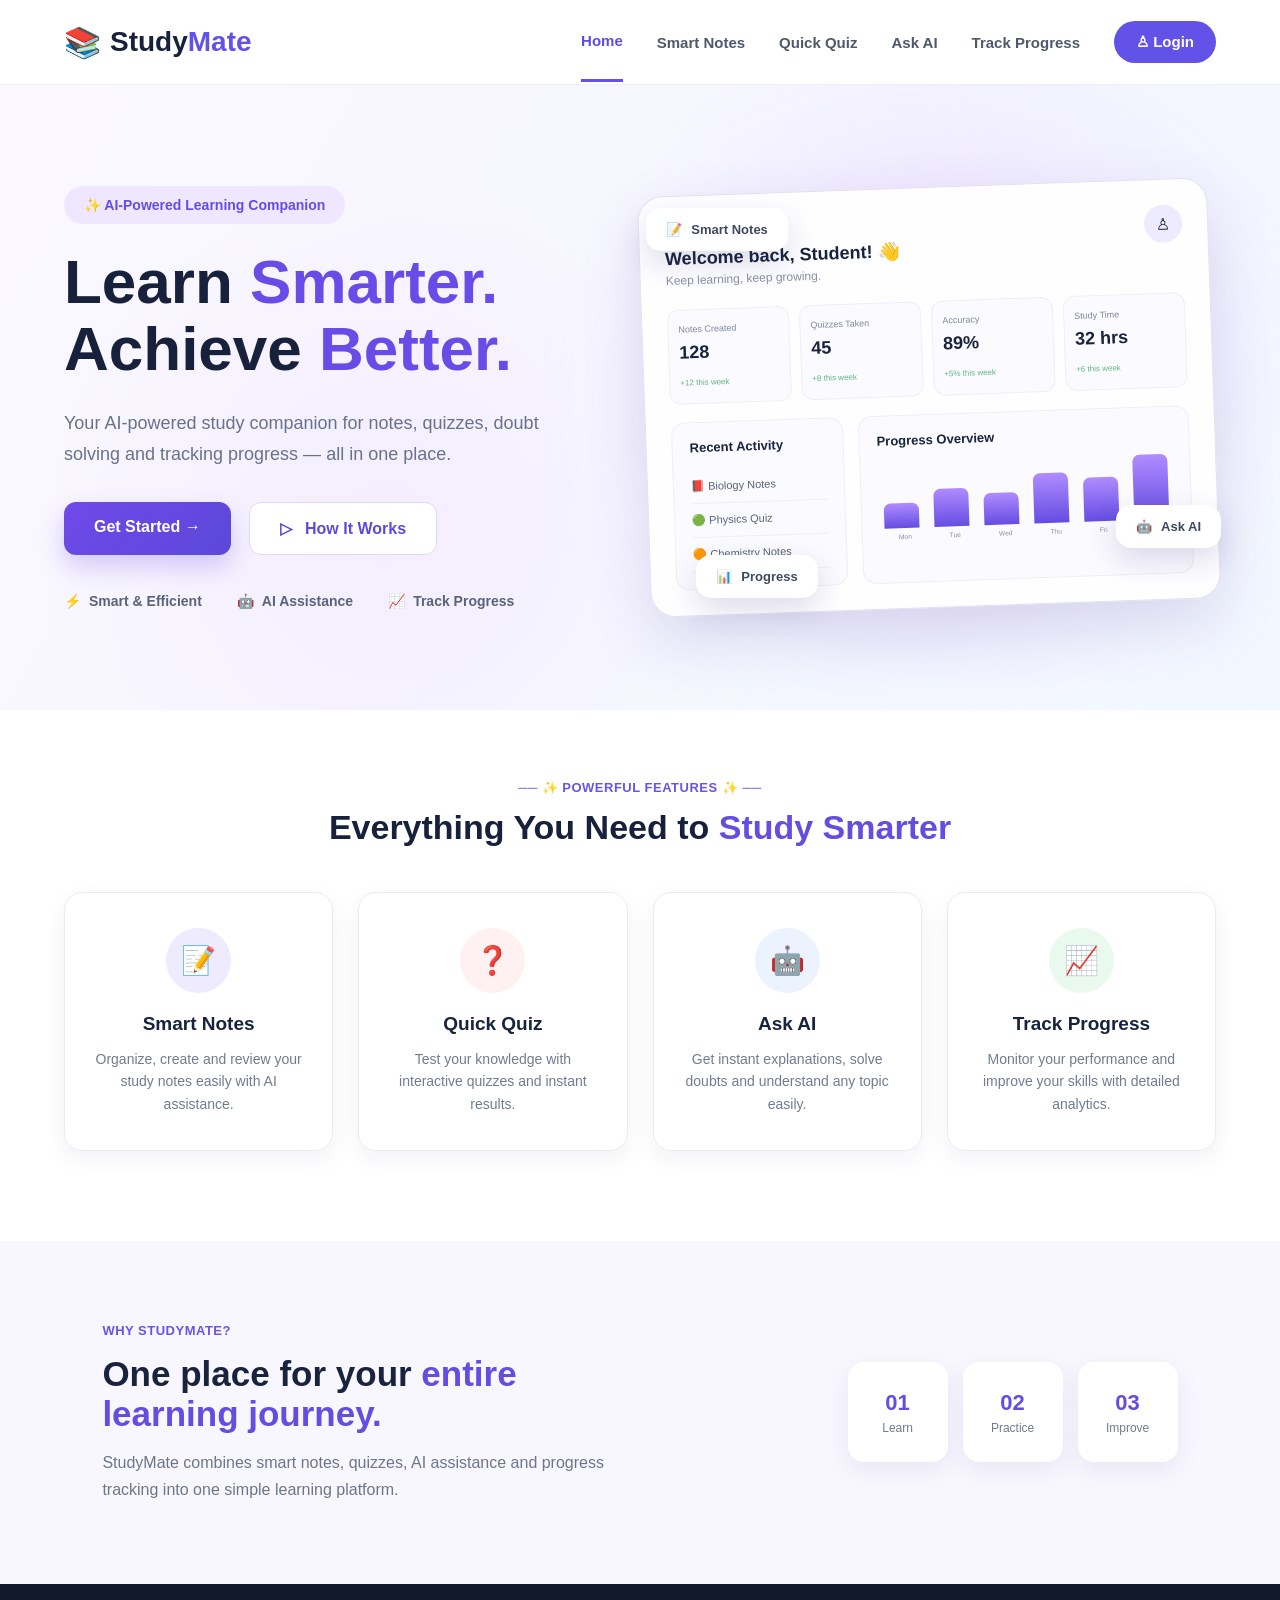
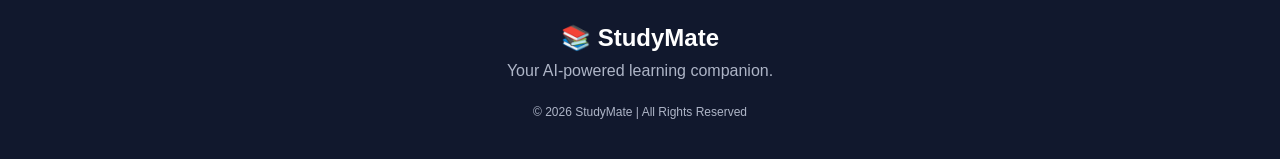
<file: index.html>
<!DOCTYPE html>
<html lang="en">

<head>
    <meta charset="UTF-8">
    <meta name="viewport" content="width=device-width, initial-scale=1.0">

    <title>StudyMate | AI Learning Companion</title>

    <link rel="stylesheet" href="style.css">
</head>

<body>

    <!-- NAVBAR -->
    <header class="navbar">

        <a href="index.html" class="logo">
            <span class="logo-icon">📚</span>
            <span>Study<span>Mate</span></span>
        </a>

        <nav>
            <a href="index.html" class="active">Home</a>
            <a href="notes.html">Smart Notes</a>
            <a href="quiz.html">Quick Quiz</a>
            <a href="ask-ai.html">Ask AI</a>
            <a href="track-progress.html">Track Progress</a>
            <a href="#" class="login-btn">♙ Login</a>
        </nav>

    </header>


    <!-- HERO SECTION -->
    <section class="hero">

        <div class="hero-left">

            <div class="badge">
                ✨ AI-Powered Learning Companion
            </div>

            <h1>
                Learn <span>Smarter.</span><br>
                Achieve <span>Better.</span>
            </h1>

            <p class="hero-description">
                Your AI-powered study companion for notes, quizzes,
                doubt solving and tracking progress — all in one place.
            </p>

            <div class="hero-buttons">

                <a href="quiz.html" class="primary-btn">
                    Get Started →
                </a>

                <a href="#features" class="secondary-btn">
                    ▷ &nbsp; How It Works
                </a>

            </div>

            <div class="hero-points">

                <div>
                    ⚡
                    <span>Smart & Efficient</span>
                </div>

                <div>
                    🤖
                    <span>AI Assistance</span>
                </div>

                <div>
                    📈
                    <span>Track Progress</span>
                </div>

            </div>

        </div>


        <!-- DASHBOARD VISUAL -->
        <div class="hero-right">

            <div class="glow"></div>

            <div class="dashboard">

                <div class="dashboard-top">
                    <div>
                        <small>Study Dashboard</small>
                        <h3>Welcome back, Student! 👋</h3>
                        <p>Keep learning, keep growing.</p>
                    </div>

                    <div class="profile-circle">♙</div>
                </div>


                <div class="stats-row">

                    <div class="stat">
                        <small>Notes Created</small>
                        <strong>128</strong>
                        <span>+12 this week</span>
                    </div>

                    <div class="stat">
                        <small>Quizzes Taken</small>
                        <strong>45</strong>
                        <span>+8 this week</span>
                    </div>

                    <div class="stat">
                        <small>Accuracy</small>
                        <strong>89%</strong>
                        <span>+5% this week</span>
                    </div>

                    <div class="stat">
                        <small>Study Time</small>
                        <strong>32 hrs</strong>
                        <span>+6 this week</span>
                    </div>

                </div>


                <div class="dashboard-bottom">

                    <div class="activity">

                        <h4>Recent Activity</h4>

                        <div class="activity-item">
                            📕 <span>Biology Notes</span>
                        </div>

                        <div class="activity-item">
                            🟢 <span>Physics Quiz</span>
                        </div>

                        <div class="activity-item">
                            🟠 <span>Chemistry Notes</span>
                        </div>

                    </div>


                    <div class="chart">

                        <h4>Progress Overview</h4>

                        <div class="chart-line">
                            <span></span>
                            <span></span>
                            <span></span>
                            <span></span>
                            <span></span>
                            <span></span>
                        </div>

                        <div class="days">
                            <small>Mon</small>
                            <small>Tue</small>
                            <small>Wed</small>
                            <small>Thu</small>
                            <small>Fri</small>
                            <small>Sat</small>
                        </div>

                    </div>

                </div>

            </div>


            <!-- FLOATING CARDS -->

            <div class="float-card notes-float">
                📝
                <span>Smart Notes</span>
            </div>

            <div class="float-card ai-float">
                🤖
                <span>Ask AI</span>
            </div>

            <div class="float-card progress-float">
                📊
                <span>Progress</span>
            </div>

        </div>

    </section>


    <!-- FEATURES -->
    <section id="features" class="features-section">

        <div class="section-title">

            <div class="small-title">
                ── ✨ POWERFUL FEATURES ✨ ──
            </div>

            <h2>
                Everything You Need to
                <span>Study Smarter</span>
            </h2>

        </div>


        <div class="features">

            <!-- SMART NOTES -->
            <a href="notes.html" class="feature-card">

                <div class="feature-icon notes-icon">
                    📝
                </div>

                <h3>Smart Notes</h3>

                <p>
                    Organize, create and review your study notes
                    easily with AI assistance.
                </p>

            </a>


            <!-- QUIZ -->
            <a href="quiz.html" class="feature-card">

                <div class="feature-icon quiz-icon">
                    ❓
                </div>

                <h3>Quick Quiz</h3>

                <p>
                    Test your knowledge with interactive quizzes
                    and instant results.
                </p>

            </a>


            <!-- ASK AI -->
            <a href="ask-ai.html" class="feature-card">

                <div class="feature-icon ai-icon">
                    🤖
                </div>

                <h3>Ask AI</h3>

                <p>
                    Get instant explanations, solve doubts
                    and understand any topic easily.
                </p>

            </a>


            <!-- PROGRESS -->
            <a href="track-progress.html" class="feature-card">

                <div class="feature-icon progress-icon">
                    📈
                </div>

                <h3>Track Progress</h3>

                <p>
                    Monitor your performance and improve your
                    skills with detailed analytics.
                </p>

            </a>

        </div>

    </section>


    <!-- WHY STUDYMATE -->
    <section class="why-section">

        <div class="why-content">

            <div>
                <span class="small-title">WHY STUDYMATE?</span>

                <h2>
                    One place for your
                    <span>entire learning journey.</span>
                </h2>

                <p>
                    StudyMate combines smart notes, quizzes,
                    AI assistance and progress tracking into one
                    simple learning platform.
                </p>
            </div>

            <div class="why-box">

                <div>
                    <strong>01</strong>
                    <span>Learn</span>
                </div>

                <div>
                    <strong>02</strong>
                    <span>Practice</span>
                </div>

                <div>
                    <strong>03</strong>
                    <span>Improve</span>
                </div>

            </div>

        </div>

    </section>


    <!-- FOOTER -->
    <footer>

        <div class="footer-logo">
            📚 StudyMate
        </div>

        <p>
            Your AI-powered learning companion.
        </p>

        <p class="copyright">
            © 2026 StudyMate | All Rights Reserved
        </p>

    </footer>

</body>

</html>
</html>
</file>
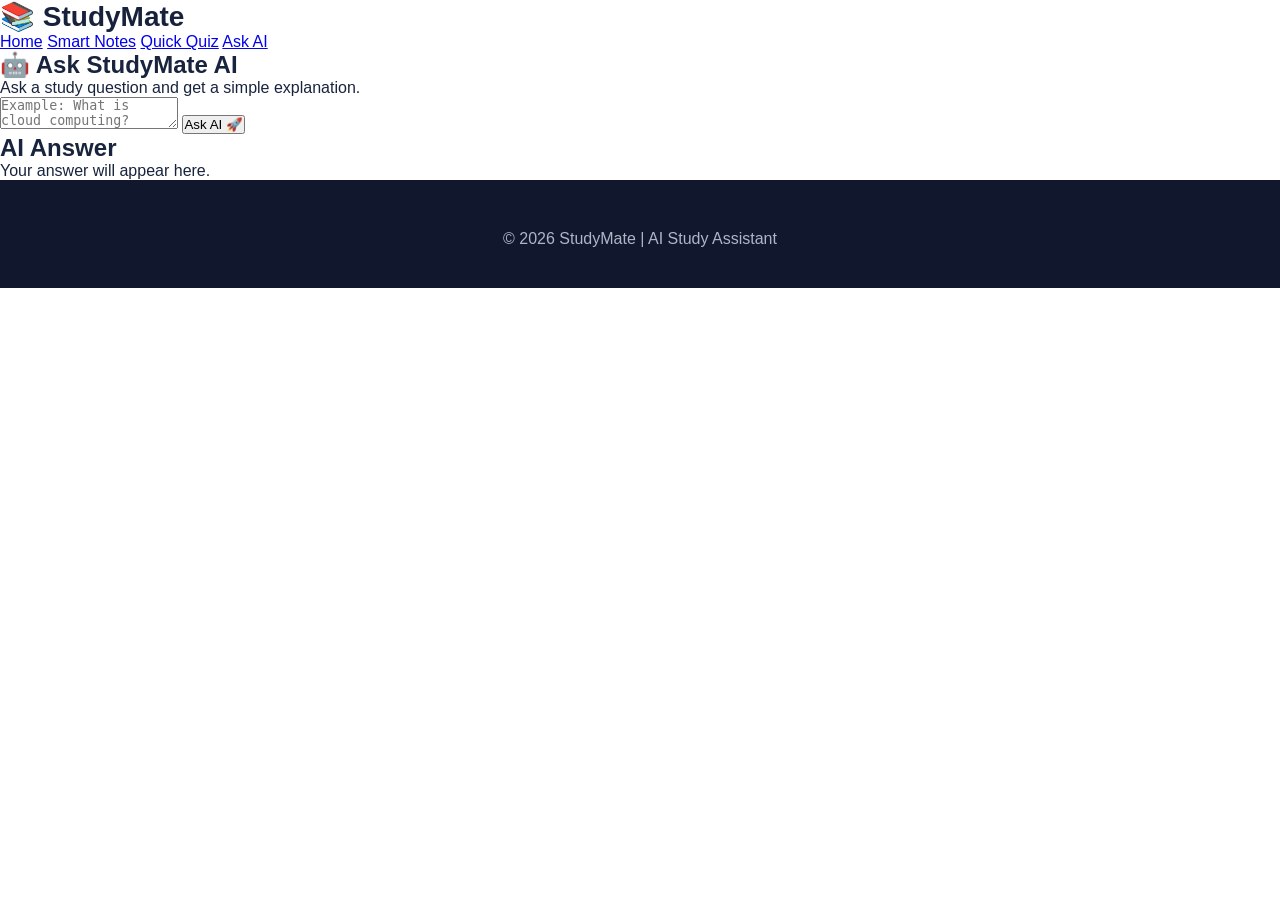
<file: ask-ai.html>
<!DOCTYPE html>
<html lang="en">

<head>
    <meta charset="UTF-8">
    <meta name="viewport" content="width=device-width, initial-scale=1.0">

    <title>StudyMate - Ask AI</title>

    <link rel="stylesheet" href="style.css">
</head>

<body>

<header>

    <div class="logo">
        📚 StudyMate
    </div>

    <nav>
        <a href="index.html">Home</a>
        <a href="notes.html">Smart Notes</a>
        <a href="quiz.html">Quick Quiz</a>
        <a href="ask-ai.html">Ask AI</a>
    </nav>

</header>


<section class="ai-section">

    <h1>🤖 Ask StudyMate AI</h1>

    <p>
        Ask a study question and get a simple explanation.
    </p>

    <div class="ai-box">

        <textarea
            id="questionInput"
            placeholder="Example: What is cloud computing?"
        ></textarea>

        <button onclick="askAI()">
            Ask AI 🚀
        </button>

        <div id="aiAnswer">
            <h2>AI Answer</h2>
            <p>Your answer will appear here.</p>
        </div>

    </div>

</section>


<footer>

    <p>
        © 2026 StudyMate | AI Study Assistant
    </p>

</footer>


<script>

function askAI() {

    const question =
        document.getElementById("questionInput")
        .value
        .toLowerCase()
        .trim();

    const answer =
        document.getElementById("aiAnswer");


    if (question === "") {

        answer.innerHTML =
            "<h2>⚠️ Please enter a question.</h2>";

        return;
    }


    if (
        question.includes("cloud computing") ||
        question.includes("cloud")
    ) {

        answer.innerHTML = `
            <h2>☁️ Cloud Computing</h2>
            <p>
                Cloud computing is the delivery of computing
                services such as storage, servers and software
                through the Internet.
            </p>
        `;

    }


    else if (
        question.includes("cpu")
    ) {

        answer.innerHTML = `
            <h2>💻 CPU</h2>
            <p>
                CPU stands for Central Processing Unit.
                It executes instructions and performs
                calculations in a computer.
            </p>
        `;

    }


    else if (
        question.includes("html")
    ) {

        answer.innerHTML = `
            <h2>🌐 HTML</h2>
            <p>
                HTML stands for HyperText Markup Language.
                It is used to structure content on web pages.
            </p>
        `;

    }


    else if (
        question.includes("dbms")
    ) {

        answer.innerHTML = `
            <h2>🗄️ DBMS</h2>
            <p>
                DBMS stands for Database Management System.
                It helps users store, manage and retrieve data.
            </p>
        `;

    }


    else if (
        question.includes("ai") ||
        question.includes("artificial intelligence")
    ) {

        answer.innerHTML = `
            <h2>🤖 Artificial Intelligence</h2>
            <p>
                Artificial Intelligence is a field of computing
                that enables machines to perform tasks that
                normally require human intelligence.
            </p>
        `;

    }


    else {

        answer.innerHTML = `
            <h2>📚 StudyMate</h2>
            <p>
                I can currently answer questions about
                Cloud Computing, CPU, HTML, DBMS and AI.
                Try asking one of these topics!
            </p>
        `;

    }

}

</script>

</body>
</html>
</file>
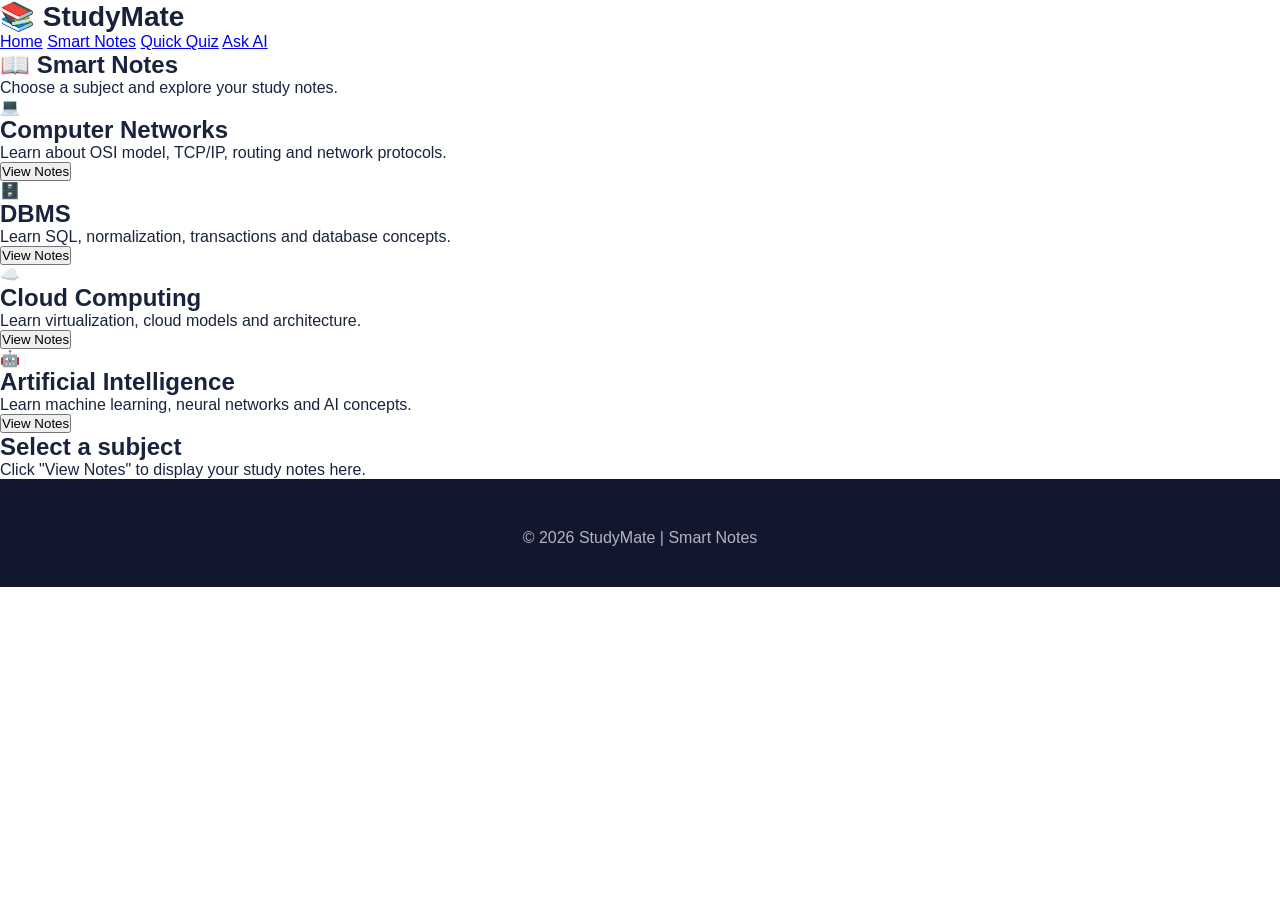
<file: notes.html>
<!DOCTYPE html>
<html lang="en">

<head>
    <meta charset="UTF-8">
    <meta name="viewport" content="width=device-width, initial-scale=1.0">

    <title>StudyMate - Smart Notes</title>

    <link rel="stylesheet" href="style.css">
</head>

<body>

<header>

    <div class="logo">
        📚 StudyMate
    </div>

    <nav>
        <a href="index.html">Home</a>
        <a href="notes.html">Smart Notes</a>
        <a href="quiz.html">Quick Quiz</a>
        <a href="#">Ask AI</a>
    </nav>

</header>


<section class="notes-hero">

    <h1>📖 Smart Notes</h1>

    <p>
        Choose a subject and explore your study notes.
    </p>

</section>


<section class="notes-container">

    <!-- Computer Networks -->

    <div class="note-card">

        <div class="note-icon">💻</div>

        <h2>Computer Networks</h2>

        <p>
            Learn about OSI model, TCP/IP,
            routing and network protocols.
        </p>

        <button onclick="showNotes('Computer Networks')">
            View Notes
        </button>

    </div>


    <!-- DBMS -->

    <div class="note-card">

        <div class="note-icon">🗄️</div>

        <h2>DBMS</h2>

        <p>
            Learn SQL, normalization,
            transactions and database concepts.
        </p>

        <button onclick="showNotes('DBMS')">
            View Notes
        </button>

    </div>


    <!-- Cloud Computing -->

    <div class="note-card">

        <div class="note-icon">☁️</div>

        <h2>Cloud Computing</h2>

        <p>
            Learn virtualization,
            cloud models and architecture.
        </p>

        <button onclick="showNotes('Cloud Computing')">
            View Notes
        </button>

    </div>


    <!-- Artificial Intelligence -->

    <div class="note-card">

        <div class="note-icon">🤖</div>

        <h2>Artificial Intelligence</h2>

        <p>
            Learn machine learning,
            neural networks and AI concepts.
        </p>

        <button onclick="showNotes('Artificial Intelligence')">
            View Notes
        </button>

    </div>

</section>


<!-- NOTES DISPLAY -->

<section id="noteDisplay" class="note-display">

    <h2 id="noteTitle">
        Select a subject
    </h2>

    <p id="noteContent">
        Click "View Notes" to display your study notes here.
    </p>

</section>


<footer>

    <p>
        © 2026 StudyMate | Smart Notes
    </p>

</footer>


<script>

function showNotes(subject) {

    const title =
        document.getElementById("noteTitle");

    const content =
        document.getElementById("noteContent");


    if (subject === "Computer Networks") {

        title.innerText =
            "💻 Computer Networks";

        content.innerHTML =
            "<b>OSI Model:</b> Application, Presentation, Session, Transport, Network, Data Link and Physical layers.<br><br>" +
            "<b>TCP/IP:</b> A communication model used for networking and Internet communication.<br><br>" +
            "<b>Routing:</b> Process of selecting a path for data packets.";

    }


    else if (subject === "DBMS") {

        title.innerText =
            "🗄️ DBMS";

        content.innerHTML =
            "<b>DBMS:</b> Software used to store, manage and retrieve data.<br><br>" +
            "<b>SQL:</b> Used to create, access and manipulate databases.<br><br>" +
            "<b>Normalization:</b> Technique used to reduce data redundancy.";

    }


    else if (subject === "Cloud Computing") {

        title.innerText =
            "☁️ Cloud Computing";

        content.innerHTML =
            "<b>Cloud Computing:</b> Delivery of computing resources over the Internet.<br><br>" +
            "<b>IaaS:</b> Infrastructure as a Service.<br><br>" +
            "<b>PaaS:</b> Platform as a Service.<br><br>" +
            "<b>SaaS:</b> Software as a Service.";

    }


    else if (subject === "Artificial Intelligence") {

        title.innerText =
            "🤖 Artificial Intelligence";

        content.innerHTML =
            "<b>AI:</b> Technology that enables machines to perform intelligent tasks.<br><br>" +
            "<b>Machine Learning:</b> Machines learn patterns from data.<br><br>" +
            "<b>Neural Networks:</b> Computing models inspired by the human brain.";

    }

}

</script>

</body>

</html>
</file>
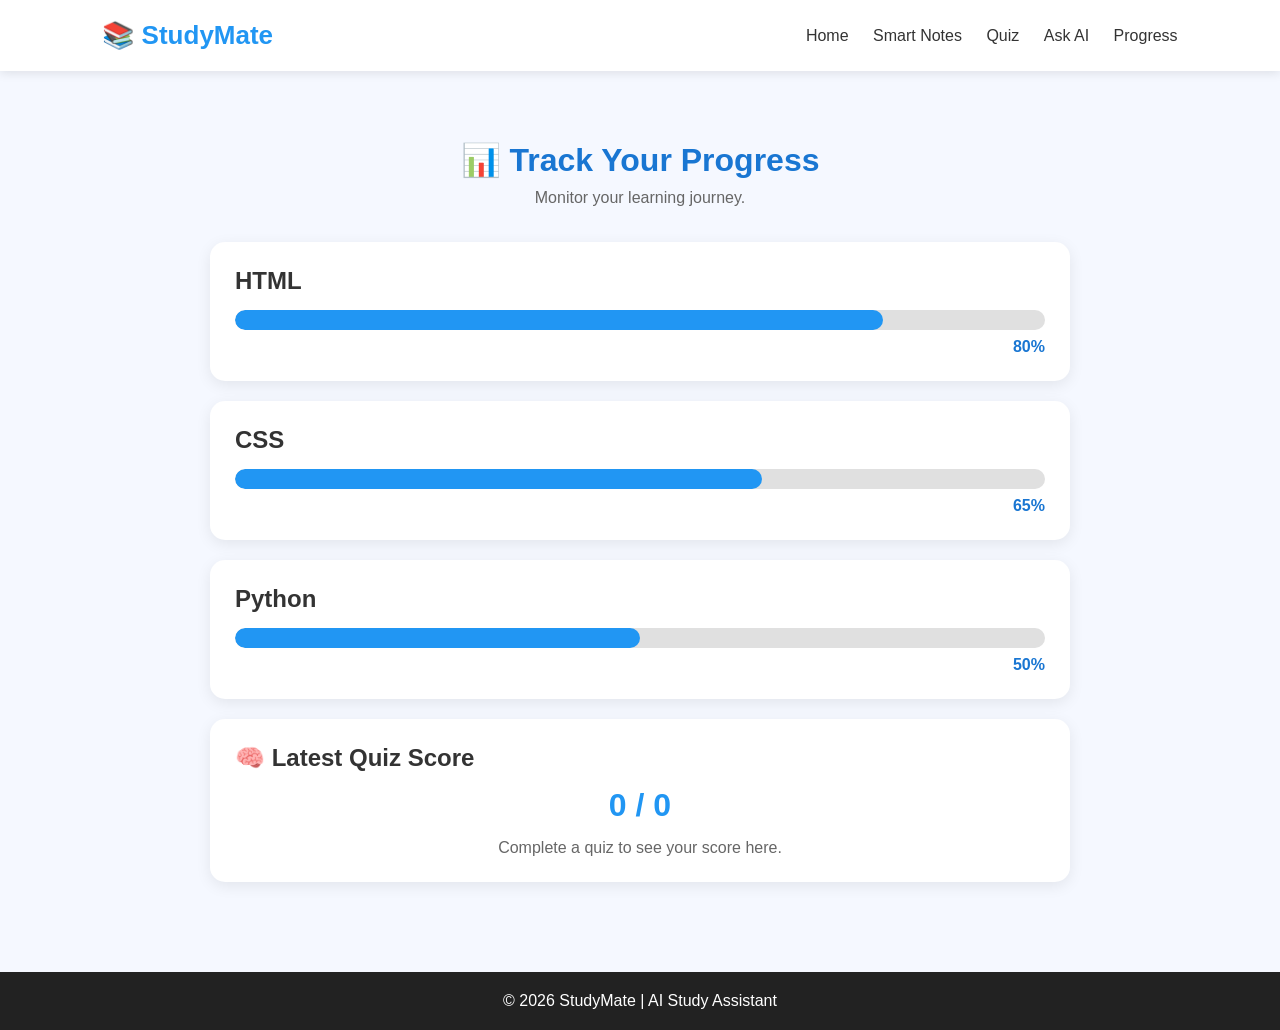
<file: progress.html>
<!DOCTYPE html>
<html lang="en">

<head>
    <meta charset="UTF-8">
    <meta name="viewport" content="width=device-width, initial-scale=1.0">

    <title>StudyMate - Track Progress</title>

    <style>

        * {
            box-sizing: border-box;
            margin: 0;
            padding: 0;
            font-family: Arial, sans-serif;
        }

        body {
            background: #f5f8ff;
            color: #333;
        }

        header {
            background: white;
            padding: 20px 8%;
            display: flex;
            justify-content: space-between;
            align-items: center;
            box-shadow: 0 2px 10px rgba(0,0,0,0.1);
        }

        .logo {
            font-size: 26px;
            font-weight: bold;
            color: #2196f3;
        }

        nav a {
            text-decoration: none;
            color: #333;
            margin-left: 20px;
        }

        .container {
            max-width: 900px;
            margin: 50px auto;
            padding: 20px;
        }

        h1 {
            text-align: center;
            color: #1976d2;
            margin-bottom: 10px;
        }

        .subtitle {
            text-align: center;
            color: #666;
            margin-bottom: 35px;
        }

        .card {
            background: white;
            padding: 25px;
            margin-bottom: 20px;
            border-radius: 15px;
            box-shadow: 0 4px 15px rgba(0,0,0,0.08);
        }

        .card h2 {
            margin-bottom: 15px;
        }

        .bar {
            width: 100%;
            height: 20px;
            background: #e0e0e0;
            border-radius: 20px;
            overflow: hidden;
        }

        .fill {
            height: 100%;
            background: #2196f3;
            border-radius: 20px;
            width: 0%;
        }

        .percentage {
            text-align: right;
            margin-top: 8px;
            font-weight: bold;
            color: #1976d2;
        }

        .quiz-score {
            text-align: center;
            font-size: 32px;
            color: #2196f3;
            font-weight: bold;
            margin: 15px 0;
        }

        .message {
            text-align: center;
            color: #666;
        }

        footer {
            margin-top: 50px;
            background: #222;
            color: white;
            text-align: center;
            padding: 20px;
        }

    </style>

</head>


<body>

<header>

    <div class="logo">
        📚 StudyMate
    </div>

    <nav>
        <a href="index.html">Home</a>
        <a href="notes.html">Smart Notes</a>
        <a href="quiz.html">Quiz</a>
        <a href="ask-ai.html">Ask AI</a>
        <a href="progress.html">Progress</a>
    </nav>

</header>


<div class="container">

    <h1>📊 Track Your Progress</h1>

    <p class="subtitle">
        Monitor your learning journey.
    </p>


    <!-- HTML -->

    <div class="card">

        <h2>HTML</h2>

        <div class="bar">
            <div class="fill" style="width: 80%;"></div>
        </div>

        <div class="percentage">
            80%
        </div>

    </div>


    <!-- CSS -->

    <div class="card">

        <h2>CSS</h2>

        <div class="bar">
            <div class="fill" style="width: 65%;"></div>
        </div>

        <div class="percentage">
            65%
        </div>

    </div>


    <!-- PYTHON -->

    <div class="card">

        <h2>Python</h2>

        <div class="bar">
            <div class="fill" style="width: 50%;"></div>
        </div>

        <div class="percentage">
            50%
        </div>

    </div>


    <!-- QUIZ SCORE -->

    <div class="card">

        <h2>🧠 Latest Quiz Score</h2>

        <div class="quiz-score" id="quizScore">
            0 / 0
        </div>

        <p class="message" id="quizMessage">
            Complete a quiz to see your score here.
        </p>

    </div>

</div>


<footer>

    © 2026 StudyMate | AI Study Assistant

</footer>


<script>

    const savedScore =
        localStorage.getItem("quizScore");

    const savedTotal =
        localStorage.getItem("quizTotal");


    if (savedScore !== null && savedTotal !== null) {

        document.getElementById("quizScore")
            .innerText =
            savedScore + " / " + savedTotal;


        const percentage =
            Math.round(
                (Number(savedScore) /
                Number(savedTotal)) * 100
            );


        document.getElementById("quizMessage")
            .innerText =
            "Your latest quiz percentage is "
            + percentage + "% 🎉";

    }

</script>


</body>

</html>
</file>
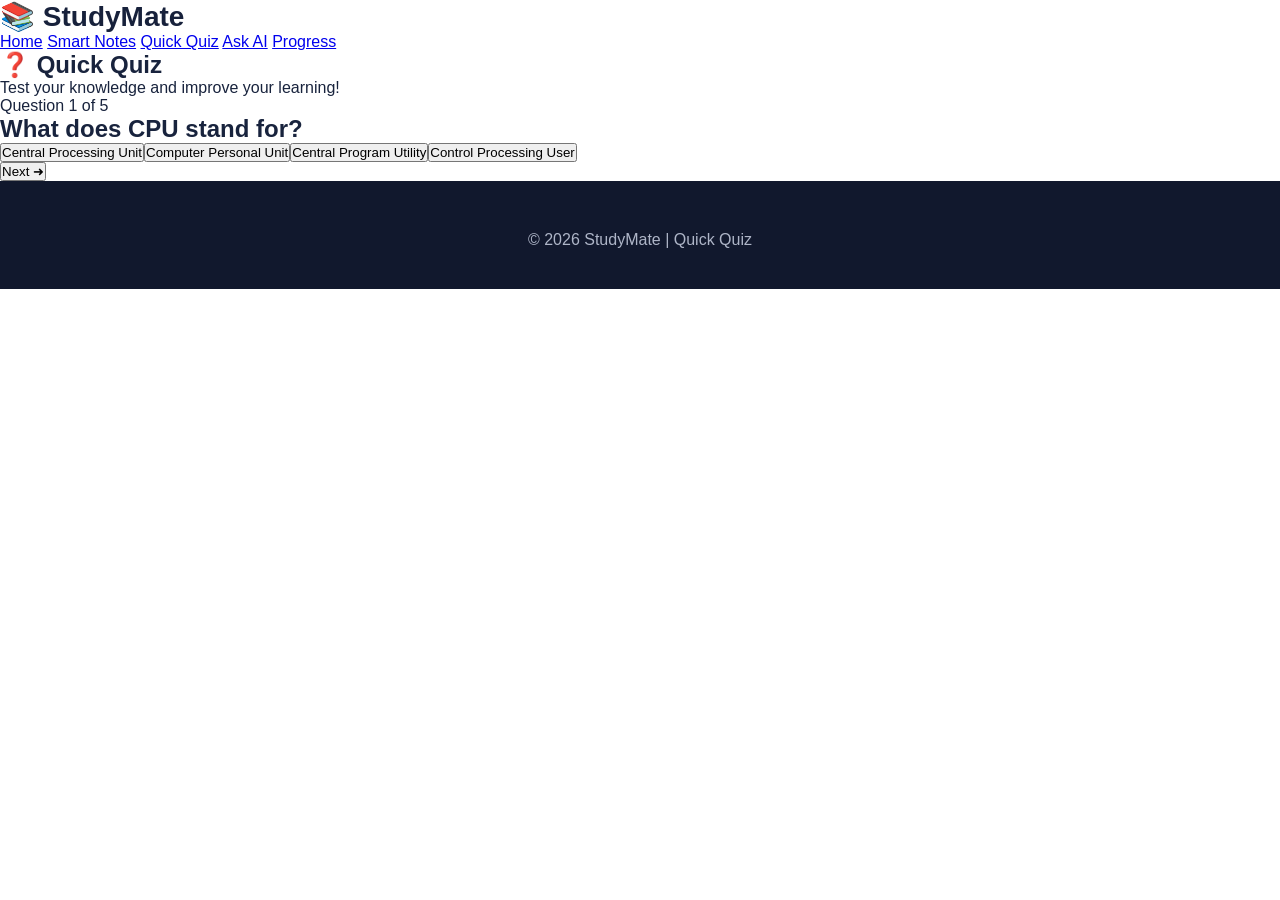
<file: quiz.html>
<!DOCTYPE html>
<html lang="en">

<head>
    <meta charset="UTF-8">
    <meta name="viewport" content="width=device-width, initial-scale=1.0">

    <title>StudyMate - Quick Quiz</title>

    <link rel="stylesheet" href="style.css">
</head>

<body>

<header>

    <div class="logo">
        📚 StudyMate
    </div>

    <nav>
        <a href="index.html">Home</a>
        <a href="notes.html">Smart Notes</a>
        <a href="quiz.html">Quick Quiz</a>
        <a href="ask-ai.html">Ask AI</a>
        <a href="progress.html">Progress</a>
    </nav>

</header>


<section class="quiz-section">

    <h1>❓ Quick Quiz</h1>

    <p>Test your knowledge and improve your learning!</p>

    <div class="quiz-box">

        <div id="questionNumber">
            Question 1 of 5
        </div>

        <h2 id="question">
            Question
        </h2>

        <div id="options"></div>

        <button id="nextBtn" onclick="nextQuestion()">
            Next ➜
        </button>

        <div id="result"></div>

    </div>

</section>


<footer>

    <p>
        © 2026 StudyMate | Quick Quiz
    </p>

</footer>


<script>

const questions = [

    {
        question: "What does CPU stand for?",
        options: [
            "Central Processing Unit",
            "Computer Personal Unit",
            "Central Program Utility",
            "Control Processing User"
        ],
        answer: 0
    },

    {
        question: "Which language is used to style web pages?",
        options: [
            "Python",
            "CSS",
            "Java",
            "SQL"
        ],
        answer: 1
    },

    {
        question: "Which HTML tag is used for the main heading?",
        options: [
            "<p>",
            "<head>",
            "<h1>",
            "<title>"
        ],
        answer: 2
    },

    {
        question: "Which one is a database management system?",
        options: [
            "MySQL",
            "HTML",
            "CSS",
            "JavaScript"
        ],
        answer: 0
    },

    {
        question: "What does AI stand for?",
        options: [
            "Automatic Internet",
            "Artificial Intelligence",
            "Advanced Input",
            "Applied Information"
        ],
        answer: 1
    }

];


let currentQuestion = 0;
let score = 0;


function loadQuestion() {

    const q = questions[currentQuestion];

    document.getElementById("questionNumber").innerText =
        "Question " +
        (currentQuestion + 1) +
        " of " +
        questions.length;

    document.getElementById("question").innerText =
        q.question;

    const optionsDiv =
        document.getElementById("options");

    optionsDiv.innerHTML = "";

    q.options.forEach((option, index) => {

        const button =
            document.createElement("button");

        button.innerText = option;

        button.className = "option";

        button.onclick = function () {

            selectAnswer(index);

        };

        optionsDiv.appendChild(button);

    });

}


function selectAnswer(selected) {

    const correct =
        questions[currentQuestion].answer;

    const buttons =
        document.querySelectorAll(".option");

    buttons.forEach(button => {

        button.disabled = true;

    });


    if (selected === correct) {

        score++;

        alert("Correct Answer! 🎉");

    } else {

        alert("Wrong Answer! ❌");

    }

}


function nextQuestion() {

    currentQuestion++;

    if (currentQuestion < questions.length) {

        loadQuestion();

    } else {

        document.getElementById("questionNumber")
            .innerText = "Quiz Completed 🎉";

        document.getElementById("question")
            .innerText = "Great job!";

        document.getElementById("options")
            .innerHTML = "";

        document.getElementById("nextBtn")
            .style.display = "none";


        document.getElementById("result")
            .innerText =
            "Your Score: " +
            score +
            " / " +
            questions.length;


        /* SAVE QUIZ SCORE */

        localStorage.setItem(
            "quizScore",
            score
        );

        localStorage.setItem(
            "quizTotal",
            questions.length
        );

    }

}


loadQuestion();

</script>

</body>

</html>
</file>
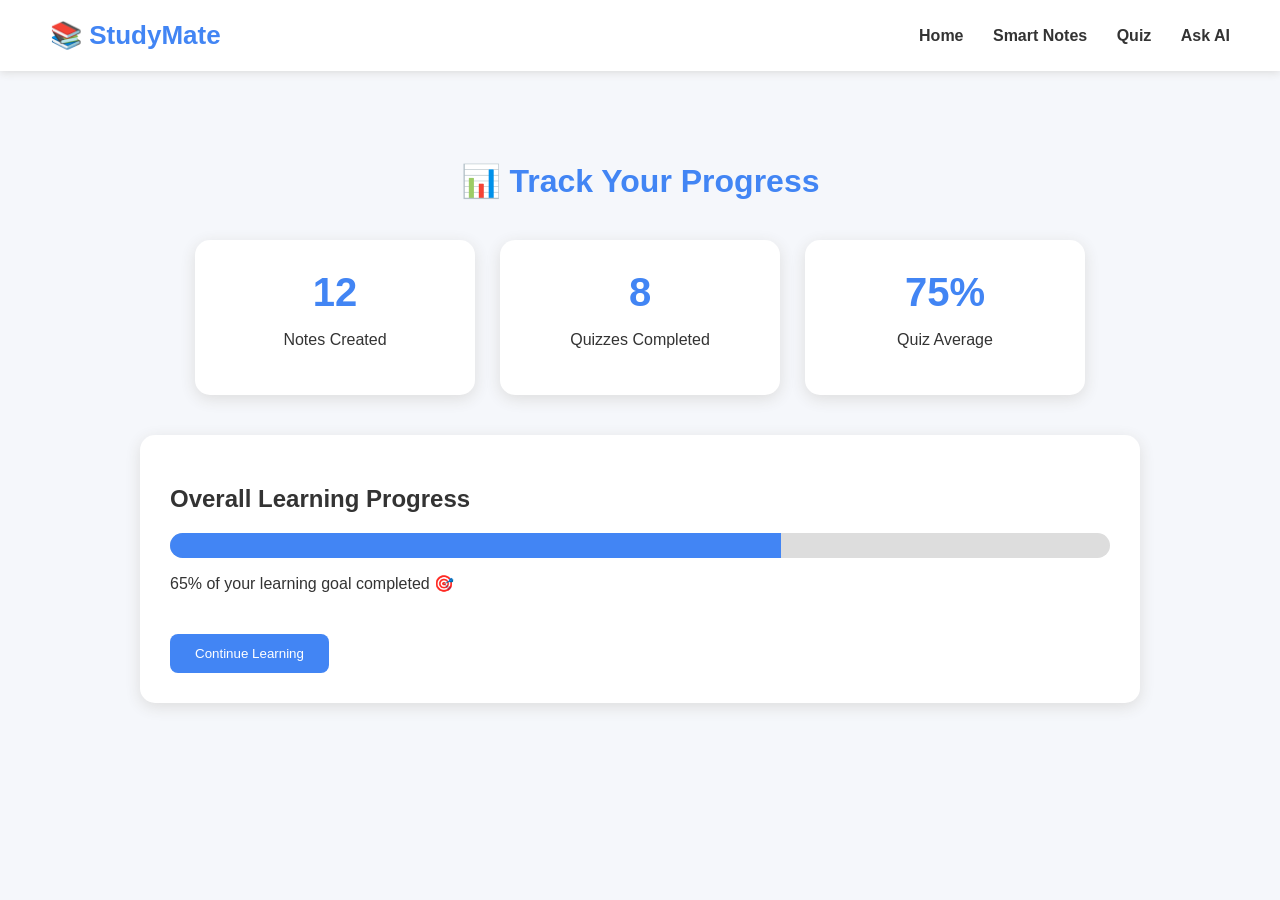
<file: track-progress.html>
<!DOCTYPE html>
<html lang="en">
<head>
    <meta charset="UTF-8">
    <meta name="viewport" content="width=device-width, initial-scale=1.0">
    <title>StudyMate - Track Progress</title>

    <style>
        body {
            font-family: Arial, sans-serif;
            margin: 0;
            background: #f5f7fb;
            color: #333;
        }

        header {
            background: white;
            padding: 20px 50px;
            display: flex;
            justify-content: space-between;
            align-items: center;
            box-shadow: 0 2px 8px #ddd;
        }

        .logo {
            font-size: 26px;
            font-weight: bold;
            color: #4285f4;
        }

        nav a {
            text-decoration: none;
            margin-left: 25px;
            color: #333;
            font-weight: bold;
        }

        .container {
            max-width: 1000px;
            margin: 50px auto;
            padding: 20px;
        }

        h1 {
            text-align: center;
            color: #4285f4;
        }

        .cards {
            display: flex;
            gap: 25px;
            justify-content: center;
            flex-wrap: wrap;
            margin-top: 40px;
        }

        .card {
            background: white;
            width: 220px;
            padding: 30px;
            text-align: center;
            border-radius: 15px;
            box-shadow: 0 4px 15px #ddd;
        }

        .number {
            font-size: 40px;
            font-weight: bold;
            color: #4285f4;
        }

        .progress-box {
            background: white;
            margin-top: 40px;
            padding: 30px;
            border-radius: 15px;
            box-shadow: 0 4px 15px #ddd;
        }

        .bar {
            width: 100%;
            height: 25px;
            background: #ddd;
            border-radius: 20px;
            overflow: hidden;
        }

        .fill {
            width: 65%;
            height: 100%;
            background: #4285f4;
        }

        button {
            margin-top: 25px;
            padding: 12px 25px;
            border: none;
            border-radius: 8px;
            background: #4285f4;
            color: white;
            cursor: pointer;
        }
    </style>
</head>

<body>

<header>
    <div class="logo">📚 StudyMate</div>

    <nav>
        <a href="index.html">Home</a>
        <a href="smart-notes.html">Smart Notes</a>
        <a href="quiz.html">Quiz</a>
        <a href="ask-ai.html">Ask AI</a>
    </nav>
</header>

<div class="container">

    <h1>📊 Track Your Progress</h1>

    <div class="cards">

        <div class="card">
            <div class="number">12</div>
            <p>Notes Created</p>
        </div>

        <div class="card">
            <div class="number">8</div>
            <p>Quizzes Completed</p>
        </div>

        <div class="card">
            <div class="number">75%</div>
            <p>Quiz Average</p>
        </div>

    </div>

    <div class="progress-box">

        <h2>Overall Learning Progress</h2>

        <div class="bar">
            <div class="fill"></div>
        </div>

        <p>65% of your learning goal completed 🎯</p>

        <button onclick="alert('Keep learning! You are doing great! 🎉')">
            Continue Learning
        </button>

    </div>

</div>

</body>
</html>
</file>
<file: style.css>
/* ================================
   STUDYMATE MODERN DESIGN
================================ */

* {
    margin: 0;
    padding: 0;
    box-sizing: border-box;
}

html {
    scroll-behavior: smooth;
}

body {
    font-family: Arial, Helvetica, sans-serif;
    color: #18233d;
    background: #ffffff;
}


/* ================================
   NAVBAR
================================ */

.navbar {
    height: 85px;
    padding: 0 5%;
    display: flex;
    align-items: center;
    justify-content: space-between;
    background: rgba(255, 255, 255, 0.95);
    border-bottom: 1px solid #eeeeff;
    position: relative;
    z-index: 10;
}

.logo {
    text-decoration: none;
    color: #17213b;
    font-size: 28px;
    font-weight: 700;
    display: flex;
    align-items: center;
    gap: 9px;
}

.logo-icon {
    font-size: 30px;
}

.logo span span {
    color: #6252e8;
}

.navbar nav {
    display: flex;
    align-items: center;
    gap: 34px;
}

.navbar nav a {
    text-decoration: none;
    color: #4f586d;
    font-size: 15px;
    font-weight: 600;
    padding: 30px 0;
    transition: 0.3s;
}

.navbar nav a:hover,
.navbar nav a.active {
    color: #5b4be7;
}

.navbar nav a.active {
    border-bottom: 3px solid #6252e8;
}

.login-btn {
    color: white !important;
    background: #6252e8;
    padding: 12px 22px !important;
    border-radius: 25px;
    border: none !important;
}


/* ================================
   HERO
================================ */

.hero {
    min-height: 625px;
    padding: 70px 5%;
    display: flex;
    align-items: center;
    justify-content: space-between;
    gap: 60px;
    overflow: hidden;
    background:
        radial-gradient(circle at 75% 40%, #eee7ff 0%, transparent 35%),
        radial-gradient(circle at 30% 70%, #f4edff 0%, transparent 35%),
        linear-gradient(120deg, #faf7ff, #f2f7ff);
}

.hero-left {
    width: 45%;
    max-width: 620px;
}

.badge {
    display: inline-block;
    background: #eee7ff;
    color: #624de5;
    padding: 11px 20px;
    border-radius: 30px;
    font-weight: 600;
    font-size: 14px;
    margin-bottom: 25px;
}

.hero h1 {
    font-size: 62px;
    line-height: 1.08;
    color: #17213b;
    margin-bottom: 25px;
}

.hero h1 span {
    color: #674ce7;
}

.hero-description {
    font-size: 18px;
    line-height: 1.7;
    color: #68728a;
    max-width: 570px;
}

.hero-buttons {
    display: flex;
    gap: 18px;
    margin-top: 32px;
}

.primary-btn,
.secondary-btn {
    text-decoration: none;
    padding: 16px 30px;
    border-radius: 12px;
    font-weight: 700;
    font-size: 16px;
    transition: 0.3s;
}

.primary-btn {
    background: linear-gradient(135deg, #7049e8, #5b48d9);
    color: white;
    box-shadow: 0 12px 25px rgba(102, 76, 226, 0.25);
}

.primary-btn:hover {
    transform: translateY(-3px);
}

.secondary-btn {
    background: white;
    color: #5c4bda;
    border: 1px solid #ded9f7;
}

.secondary-btn:hover {
    background: #f8f6ff;
}

.hero-points {
    display: flex;
    gap: 35px;
    margin-top: 38px;
}

.hero-points div {
    display: flex;
    align-items: center;
    gap: 8px;
    color: #596379;
    font-size: 14px;
    font-weight: 600;
}


/* ================================
   DASHBOARD
================================ */

.hero-right {
    width: 50%;
    min-height: 450px;
    position: relative;
    display: flex;
    align-items: center;
    justify-content: center;
}

.glow {
    position: absolute;
    width: 480px;
    height: 400px;
    border-radius: 50%;
    background: #e7ddff;
    filter: blur(70px);
    opacity: 0.55;
}

.dashboard {
    width: 570px;
    min-height: 390px;
    padding: 25px;
    background: rgba(255, 255, 255, 0.94);
    border: 1px solid #e4e1ef;
    border-radius: 25px;
    box-shadow: 0 25px 60px rgba(71, 55, 150, 0.15);
    transform: rotate(-2deg);
    position: relative;
    z-index: 2;
}

.dashboard-top {
    display: flex;
    justify-content: space-between;
    align-items: flex-start;
}

.dashboard-top small {
    color: #6c5ce7;
    font-weight: 700;
}

.dashboard-top h3 {
    margin-top: 8px;
    font-size: 18px;
}

.dashboard-top p {
    color: #8991a5;
    font-size: 12px;
    margin-top: 4px;
}

.profile-circle {
    width: 38px;
    height: 38px;
    border-radius: 50%;
    background: #eeeaff;
    display: flex;
    align-items: center;
    justify-content: center;
}


/* STATS */

.stats-row {
    display: grid;
    grid-template-columns: repeat(4, 1fr);
    gap: 10px;
    margin-top: 22px;
}

.stat {
    padding: 14px 10px;
    background: #fafaff;
    border: 1px solid #eeeeF7;
    border-radius: 12px;
}

.stat small {
    display: block;
    font-size: 9px;
    color: #7f8798;
}

.stat strong {
    display: block;
    font-size: 18px;
    margin: 8px 0;
}

.stat span {
    font-size: 8px;
    color: #62b67b;
}


/* DASHBOARD BOTTOM */

.dashboard-bottom {
    display: grid;
    grid-template-columns: 1fr 1fr;
    gap: 15px;
    margin-top: 18px;
}

.activity,
.chart {
    background: #fafaff;
    border-radius: 14px;
    padding: 17px;
    border: 1px solid #eeeeF7;
}

.activity h4,
.chart h4 {
    font-size: 13px;
    margin-bottom: 15px;
}

.activity-item {
    padding: 10px 0;
    border-bottom: 1px solid #eeeef5;
    font-size: 11px;
    color: #596379;
}


/* CHART */

.chart {
    position: relative;
    min-height: 145px;
}

.chart-line {
    height: 70px;
    display: flex;
    align-items: flex-end;
    gap: 15px;
    padding: 5px;
}

.chart-line span {
    width: 35px;
    border-radius: 7px 7px 0 0;
    background: linear-gradient(to top, #654de2, #b08cff);
}

.chart-line span:nth-child(1) {
    height: 25px;
}

.chart-line span:nth-child(2) {
    height: 38px;
}

.chart-line span:nth-child(3) {
    height: 32px;
}

.chart-line span:nth-child(4) {
    height: 50px;
}

.chart-line span:nth-child(5) {
    height: 44px;
}

.chart-line span:nth-child(6) {
    height: 65px;
}

.days {
    display: flex;
    justify-content: space-around;
    color: #8a91a2;
    font-size: 8px;
}


/* ================================
   FLOATING CARDS
================================ */

.float-card {
    position: absolute;
    z-index: 4;
    background: white;
    padding: 14px 20px;
    border-radius: 15px;
    box-shadow: 0 12px 30px rgba(56, 46, 130, 0.16);
    display: flex;
    align-items: center;
    gap: 9px;
    color: #3e4961;
    font-size: 13px;
    font-weight: 700;
}

.notes-float {
    top: 35px;
    left: 5px;
}

.ai-float {
    right: -5px;
    bottom: 75px;
}

.progress-float {
    left: 55px;
    bottom: 25px;
}


/* ================================
   FEATURES
================================ */

.features-section {
    padding: 70px 5% 90px;
    background: white;
}

.section-title {
    text-align: center;
    margin-bottom: 45px;
}

.small-title {
    color: #6954e8;
    font-size: 13px;
    font-weight: 800;
    letter-spacing: 0.5px;
    margin-bottom: 13px;
}

.section-title h2 {
    font-size: 34px;
    color: #17213b;
}

.section-title h2 span {
    color: #654de2;
}


/* FEATURE CARDS */

.features {
    display: grid;
    grid-template-columns: repeat(4, 1fr);
    gap: 25px;
    max-width: 1250px;
    margin: auto;
}

.feature-card {
    text-decoration: none;
    color: inherit;
    text-align: center;
    padding: 35px 25px;
    border-radius: 18px;
    border: 1px solid #ecebf4;
    background: white;
    box-shadow: 0 8px 25px rgba(40, 34, 90, 0.06);
    transition: 0.3s;
}

.feature-card:hover {
    transform: translateY(-8px);
    box-shadow: 0 18px 40px rgba(74, 59, 150, 0.12);
}

.feature-icon {
    width: 65px;
    height: 65px;
    margin: auto;
    border-radius: 50%;
    display: flex;
    align-items: center;
    justify-content: center;
    font-size: 28px;
}

.notes-icon {
    background: #eeeaff;
}

.quiz-icon {
    background: #fff0f2;
}

.ai-icon {
    background: #edf2ff;
}

.progress-icon {
    background: #eaf9ee;
}

.feature-card h3 {
    font-size: 19px;
    margin: 20px 0 13px;
}

.feature-card p {
    color: #727b8f;
    line-height: 1.6;
    font-size: 14px;
}


/* ================================
   WHY SECTION
================================ */

.why-section {
    padding: 80px 8%;
    background: #f8f7ff;
}

.why-content {
    max-width: 1100px;
    margin: auto;
    display: flex;
    align-items: center;
    justify-content: space-between;
    gap: 50px;
}

.why-content h2 {
    font-size: 35px;
    max-width: 550px;
    margin: 15px 0;
}

.why-content h2 span {
    color: #654de2;
}

.why-content p {
    max-width: 550px;
    color: #6d7689;
    line-height: 1.7;
}

.why-box {
    display: flex;
    gap: 15px;
}

.why-box div {
    width: 100px;
    height: 100px;
    background: white;
    border-radius: 16px;
    display: flex;
    flex-direction: column;
    align-items: center;
    justify-content: center;
    box-shadow: 0 8px 25px rgba(50, 40, 100, 0.08);
}

.why-box strong {
    font-size: 22px;
    color: #654de2;
}

.why-box span {
    font-size: 12px;
    color: #727b8f;
    margin-top: 5px;
}


/* ================================
   FOOTER
================================ */

footer {
    background: #11182d;
    color: white;
    text-align: center;
    padding: 40px 20px;
}

.footer-logo {
    font-size: 24px;
    font-weight: 700;
}

footer p {
    color: #aeb5c7;
    margin-top: 10px;
}

footer .copyright {
    margin-top: 25px;
    font-size: 12px;
}


/* ================================
   RESPONSIVE
================================ */

@media (max-width: 1000px) {

    .navbar {
        padding: 0 3%;
    }

    .navbar nav {
        gap: 15px;
    }

    .hero {
        flex-direction: column;
        text-align: center;
    }

    .hero-left,
    .hero-right {
        width: 100%;
    }

    .hero-left {
        max-width: 700px;
    }

    .hero-description {
        margin: auto;
    }

    .hero-buttons,
    .hero-points {
        justify-content: center;
    }

    .features {
        grid-template-columns: repeat(2, 1fr);
    }

    .why-content {
        flex-direction: column;
        text-align: center;
    }
}


@media (max-width: 700px) {

    .navbar {
        height: auto;
        padding: 18px;
        flex-direction: column;
        gap: 15px;
    }

    .navbar nav {
        flex-wrap: wrap;
        justify-content: center;
        gap: 12px;
    }

    .navbar nav a {
        padding: 5px;
        font-size: 12px;
    }

    .hero {
        padding: 50px 20px;
    }

    .hero h1 {
        font-size: 42px;
    }

    .hero-description {
        font-size: 15px;
    }

    .hero-points {
        flex-direction: column;
        align-items: center;
        gap: 15px;
    }

    .hero-right {
        transform: scale(0.75);
        width: 130%;
        margin: -40px 0;
    }

    .dashboard {
        width: 500px;
    }

    .features {
        grid-template-columns: 1fr;
    }

    .section-title h2 {
        font-size: 28px;
    }

    .why-box {
        flex-wrap: wrap;
        justify-content: center;
    }
}
</file>
